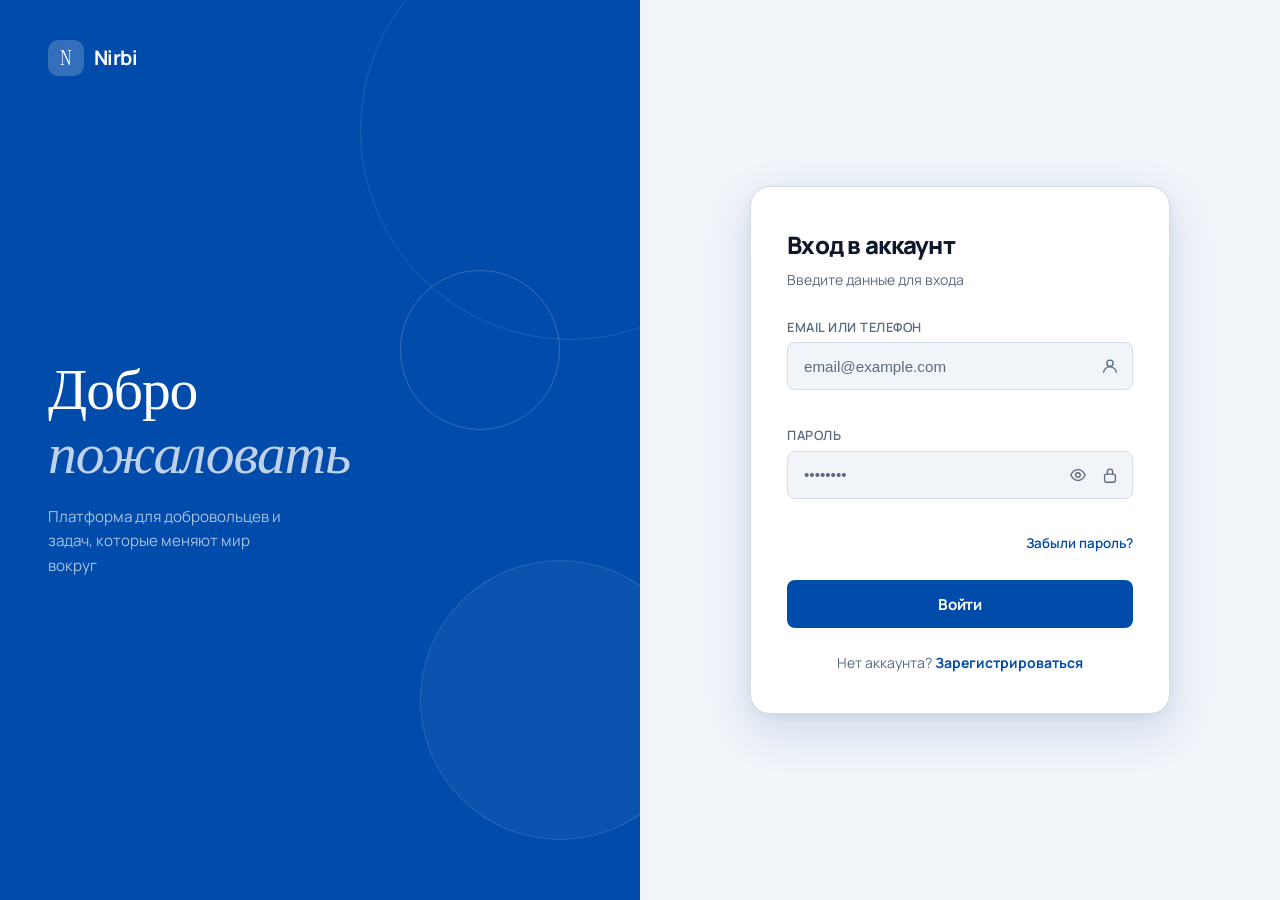
<file: Frontend/index.html>
<!DOCTYPE html>
<html lang="ru">
<head>
  <meta charset="UTF-8" />
  <meta name="viewport" content="width=device-width, initial-scale=1.0" />
  <title>Nirbi</title>
  <link rel="preconnect" href="https://fonts.googleapis.com" />
  <link rel="preconnect" href="https://fonts.gstatic.com" crossorigin />
  <link href="https://fonts.googleapis.com/css2?family=Manrope:wght@300;400;500;600;700;800&family=Instrument+Serif:ital@0;1&display=swap" rel="stylesheet" />
  <link rel="stylesheet" href="css/main.css" />
</head>
<body>
  <!-- Toast container -->
  <div id="toast-container"></div>

  <!-- App shell -->
  <div id="app">

    <!-- Auth layout -->
    <div id="auth-layout" class="auth-layout">
      <div class="auth-left">
        <div class="brand">
          <span class="brand-logo">N</span>
          <span class="brand-name">Nirbi</span>
        </div>
        <div class="auth-hero">
          <h1 class="hero-title">Добро<br /><em>пожаловать</em></h1>
          <p class="hero-sub">Платформа для добровольцев и задач, которые меняют мир вокруг</p>
        </div>
        <div class="auth-decoration">
          <div class="deco-circle deco-1"></div>
          <div class="deco-circle deco-2"></div>
          <div class="deco-circle deco-3"></div>
        </div>
      </div>

      <div class="auth-right">
        <div class="auth-card">

          <!-- Login screen -->
          <div id="screen-login" class="screen active">
            <div class="screen-header">
              <h2 class="screen-title">Вход в аккаунт</h2>
              <p class="screen-sub">Введите данные для входа</p>
            </div>
            <form id="form-login" class="auth-form" novalidate>
              <div class="field-group">
                <label class="field-label" for="login-username">Email или телефон</label>
                <div class="field-wrap">
                  <input class="field-input" id="login-username" type="text"
                    placeholder="email@example.com" autocomplete="username" />
                  <span class="field-icon">
                    <svg viewBox="0 0 20 20" fill="none"><circle cx="10" cy="7" r="3.5" stroke="currentColor" stroke-width="1.5"/><path d="M3 17c0-3.314 3.134-6 7-6s7 2.686 7 6" stroke="currentColor" stroke-width="1.5" stroke-linecap="round"/></svg>
                  </span>
                </div>
                <span class="field-error" id="login-username-error"></span>
              </div>
              <div class="field-group">
                <label class="field-label" for="login-password">Пароль</label>
                <div class="field-wrap">
                  <input class="field-input" id="login-password" type="password"
                    placeholder="••••••••" autocomplete="current-password" />
                  <span class="field-icon">
                    <svg viewBox="0 0 20 20" fill="none"><rect x="4" y="9" width="12" height="9" rx="2" stroke="currentColor" stroke-width="1.5"/><path d="M7 9V6.5a3 3 0 0 1 6 0V9" stroke="currentColor" stroke-width="1.5" stroke-linecap="round"/></svg>
                  </span>
                  <button type="button" class="field-toggle" id="login-pwd-toggle" aria-label="Показать пароль">
                    <svg viewBox="0 0 20 20" fill="none"><path d="M2 10s3-6 8-6 8 6 8 6-3 6-8 6-8-6-8-6z" stroke="currentColor" stroke-width="1.5"/><circle cx="10" cy="10" r="2.5" stroke="currentColor" stroke-width="1.5"/></svg>
                  </button>
                </div>
                <span class="field-error" id="login-password-error"></span>
              </div>
              <div class="form-footer-link">
                <a href="#forgot" class="link">Забыли пароль?</a>
              </div>
              <button type="submit" class="btn-primary" id="btn-login">
                <span class="btn-label">Войти</span>
                <span class="btn-spinner" hidden></span>
              </button>
            </form>
            <p class="switch-text">Нет аккаунта? <a href="#register" class="link">Зарегистрироваться</a></p>
          </div>

          <!-- Register screen -->
          <div id="screen-register" class="screen">
            <div class="screen-header">
              <h2 class="screen-title">Регистрация</h2>
              <p class="screen-sub">Создайте аккаунт за несколько секунд</p>
            </div>
            <form id="form-register" class="auth-form" novalidate>

              <!-- Имя -->
              <div class="field-group">
                <label class="field-label" for="reg-fname">Имя</label>
                <div class="field-wrap">
                  <input class="field-input" id="reg-fname" type="text"
                    placeholder="Иван" autocomplete="given-name" />
                  <span class="field-icon">
                    <svg viewBox="0 0 20 20" fill="none"><circle cx="10" cy="7" r="3.5" stroke="currentColor" stroke-width="1.5"/><path d="M3 17c0-3.314 3.134-6 7-6s7 2.686 7 6" stroke="currentColor" stroke-width="1.5" stroke-linecap="round"/></svg>
                  </span>
                </div>
                <span class="field-error" id="reg-fname-error"></span>
              </div>

              <!-- Отчество -->
              <div class="field-group">
                <label class="field-label" for="reg-sname">Отчество</label>
                <div class="field-wrap">
                  <input class="field-input" id="reg-sname" type="text"
                    placeholder="Иванович" autocomplete="additional-name" />
                  <span class="field-icon">
                    <svg viewBox="0 0 20 20" fill="none"><circle cx="10" cy="7" r="3.5" stroke="currentColor" stroke-width="1.5"/><path d="M3 17c0-3.314 3.134-6 7-6s7 2.686 7 6" stroke="currentColor" stroke-width="1.5" stroke-linecap="round"/></svg>
                  </span>
                </div>
                <span class="field-error" id="reg-sname-error"></span>
              </div>

              <!-- Фамилия -->
              <div class="field-group">
                <label class="field-label" for="reg-lname">Фамилия</label>
                <div class="field-wrap">
                  <input class="field-input" id="reg-lname" type="text"
                    placeholder="Иванов" autocomplete="family-name" />
                  <span class="field-icon">
                    <svg viewBox="0 0 20 20" fill="none"><circle cx="10" cy="7" r="3.5" stroke="currentColor" stroke-width="1.5"/><path d="M3 17c0-3.314 3.134-6 7-6s7 2.686 7 6" stroke="currentColor" stroke-width="1.5" stroke-linecap="round"/></svg>
                  </span>
                </div>
                <span class="field-error" id="reg-lname-error"></span>
              </div>

              <!-- Телефон -->
              <div class="field-group">
                <label class="field-label" for="reg-phone">Телефон</label>
                <div class="field-wrap">
                  <input class="field-input" id="reg-phone" type="tel"
                    placeholder="+7 900 000 00 00" autocomplete="tel" />
                  <span class="field-icon">
                    <svg viewBox="0 0 20 20" fill="none"><path d="M6.5 3h-2A1.5 1.5 0 0 0 3 4.5C3 12.508 7.492 17 15.5 17a1.5 1.5 0 0 0 1.5-1.5v-2a1.5 1.5 0 0 0-1.5-1.5c-.8 0-1.572-.13-2.288-.37a1.5 1.5 0 0 0-1.538.374l-.926.926A11.035 11.035 0 0 1 7.57 9.252l.926-.926A1.5 1.5 0 0 0 8.87 6.788 9.55 9.55 0 0 1 8.5 4.5 1.5 1.5 0 0 0 7 3H6.5z" stroke="currentColor" stroke-width="1.5" stroke-linecap="round" stroke-linejoin="round"/></svg>
                  </span>
                </div>
                <span class="field-error" id="reg-phone-error"></span>
              </div>

              <!-- Email -->
              <div class="field-group">
                <label class="field-label" for="reg-email">Email</label>
                <div class="field-wrap">
                  <input class="field-input" id="reg-email" type="email"
                    placeholder="you@example.com" autocomplete="email" />
                  <span class="field-icon">
                    <svg viewBox="0 0 20 20" fill="none"><rect x="2" y="5" width="16" height="11" rx="2" stroke="currentColor" stroke-width="1.5"/><path d="M2 7l8 5 8-5" stroke="currentColor" stroke-width="1.5" stroke-linecap="round"/></svg>
                  </span>
                </div>
                <span class="field-error" id="reg-email-error"></span>
              </div>

              <!-- Пароль -->
              <div class="field-group">
                <label class="field-label" for="reg-password">Пароль</label>
                <div class="field-wrap">
                  <input class="field-input" id="reg-password" type="password"
                    placeholder="••••••••" autocomplete="new-password" />
                  <span class="field-icon">
                    <svg viewBox="0 0 20 20" fill="none"><rect x="4" y="9" width="12" height="9" rx="2" stroke="currentColor" stroke-width="1.5"/><path d="M7 9V6.5a3 3 0 0 1 6 0V9" stroke="currentColor" stroke-width="1.5" stroke-linecap="round"/></svg>
                  </span>
                  <button type="button" class="field-toggle" id="reg-pwd-toggle" aria-label="Показать пароль">
                    <svg viewBox="0 0 20 20" fill="none"><path d="M2 10s3-6 8-6 8 6 8 6-3 6-8 6-8-6-8-6z" stroke="currentColor" stroke-width="1.5"/><circle cx="10" cy="10" r="2.5" stroke="currentColor" stroke-width="1.5"/></svg>
                  </button>
                </div>
                <span class="field-error" id="reg-password-error"></span>
              </div>

              <!-- Повторите пароль -->
              <div class="field-group">
                <label class="field-label" for="reg-password2">Повторите пароль</label>
                <div class="field-wrap">
                  <input class="field-input" id="reg-password2" type="password"
                    placeholder="••••••••" autocomplete="new-password" />
                  <span class="field-icon">
                    <svg viewBox="0 0 20 20" fill="none"><rect x="4" y="9" width="12" height="9" rx="2" stroke="currentColor" stroke-width="1.5"/><path d="M7 9V6.5a3 3 0 0 1 6 0V9" stroke="currentColor" stroke-width="1.5" stroke-linecap="round"/></svg>
                  </span>
                  <button type="button" class="field-toggle" id="reg-pwd2-toggle" aria-label="Показать пароль">
                    <svg viewBox="0 0 20 20" fill="none"><path d="M2 10s3-6 8-6 8 6 8 6-3 6-8 6-8-6-8-6z" stroke="currentColor" stroke-width="1.5"/><circle cx="10" cy="10" r="2.5" stroke="currentColor" stroke-width="1.5"/></svg>
                  </button>
                </div>
                <span class="field-error" id="reg-password2-error"></span>
              </div>

              <button type="submit" class="btn-primary" id="btn-register">
                <span class="btn-label">Создать аккаунт</span>
                <span class="btn-spinner" hidden></span>
              </button>
            </form>
            <p class="switch-text">Уже есть аккаунт? <a href="#login" class="link">Войти</a></p>
          </div>

          <!-- Forgot password screen -->
          <div id="screen-forgot" class="screen">
            <div class="screen-header">
              <button class="back-btn" id="btn-back-forgot" aria-label="Назад">
                <svg viewBox="0 0 20 20" fill="none"><path d="M12 5l-5 5 5 5" stroke="currentColor" stroke-width="1.5" stroke-linecap="round" stroke-linejoin="round"/></svg>
              </button>
              <h2 class="screen-title">Восстановление пароля</h2>
              <p class="screen-sub">Укажите email — мы пришлём ссылку для сброса пароля</p>
            </div>
            <form id="form-forgot" class="auth-form" novalidate>
              <div class="field-group">
                <label class="field-label" for="forgot-email">Email</label>
                <div class="field-wrap">
                  <input class="field-input" id="forgot-email" type="email"
                    placeholder="you@example.com" autocomplete="email" />
                  <span class="field-icon">
                    <svg viewBox="0 0 20 20" fill="none"><rect x="2" y="5" width="16" height="11" rx="2" stroke="currentColor" stroke-width="1.5"/><path d="M2 7l8 5 8-5" stroke="currentColor" stroke-width="1.5" stroke-linecap="round"/></svg>
                  </span>
                </div>
                <span class="field-error" id="forgot-email-error"></span>
              </div>
              <button type="submit" class="btn-primary" id="btn-forgot">
                <span class="btn-label">Восстановить пароль</span>
                <span class="btn-spinner" hidden></span>
              </button>
            </form>

            <!-- Success state -->
            <div id="forgot-success" class="success-state" hidden>
              <div class="success-icon">
                <svg viewBox="0 0 48 48" fill="none"><circle cx="24" cy="24" r="22" stroke="var(--success)" stroke-width="2"/><path d="M14 24l7 7 13-14" stroke="var(--success)" stroke-width="2.5" stroke-linecap="round" stroke-linejoin="round"/></svg>
              </div>
              <p class="success-title">Письмо отправлено!</p>
              <p class="success-text">Проверьте почту и перейдите по ссылке для сброса пароля.</p>
              <a href="#login" class="link" style="margin-top:1rem;display:inline-block">Вернуться ко входу</a>
            </div>

            <p class="switch-text" id="forgot-switch">Вспомнили пароль? <a href="#login" class="link">Войти</a></p>
          </div>

        </div>
      </div>
    </div>

  </div>

  <script type="module" src="js/app.js"></script>
</body>
</html>
</file>
<file: Frontend/css/main.css>
/* ── Variables ──────────────────────────────────────────────────────────── */
:root {
  --primary:        #014BAA;
  --primary-hover:  #013d8c;
  --primary-light:  #e8f0fc;
  --bg:             #FFFFFF;
  --surface:        #F1F4F9;
  --border:         #D4DCE8;
  --text:           #0F172A;
  --text-sec:       #5A6B80;
  --error:          #DC2626;
  --error-light:    #fef2f2;
  --success:        #059669;
  --success-light:  #ecfdf5;
  --warning:        #D97706;

  --radius:     14px;
  --radius-sm:  8px;
  --shadow:     0 4px 24px rgba(1,75,170,0.08), 0 1px 4px rgba(0,0,0,0.04);
  --shadow-lg:  0 16px 48px rgba(1,75,170,0.14), 0 4px 12px rgba(0,0,0,0.06);
  --transition: 0.2s cubic-bezier(0.4,0,0.2,1);

  /* Sidebar width tokens — used in JS-free layout math */
  --sidebar-w:       220px;
  --sidebar-w-slim:   64px;
}

/* ── Reset ──────────────────────────────────────────────────────────────── */
*, *::before, *::after { box-sizing: border-box; margin: 0; padding: 0; }

/* Prevent horizontal scroll globally — this is the root fix for the sidebar issue */
html {
  font-size: 16px;
  -webkit-text-size-adjust: 100%;
  overflow-x: hidden;
}
body {
  font-family: 'Manrope', sans-serif;
  background: var(--bg);
  color: var(--text);
  line-height: 1.5;
  min-height: 100vh;
  overflow-x: hidden; /* belt-and-suspenders for horizontal scroll bug */
}
a { color: var(--primary); text-decoration: none; }
a:hover { text-decoration: underline; }
button { cursor: pointer; border: none; background: none; font-family: inherit; }
input, button, textarea, select { font-size: 1rem; }

/* ── Auth Layout ────────────────────────────────────────────────────────── */
.auth-layout {
  display: grid;
  grid-template-columns: 1fr 1fr;
  min-height: 100vh;
}

/* Left panel */
.auth-left {
  background: var(--primary);
  position: relative;
  display: flex;
  flex-direction: column;
  padding: 2.5rem 3rem;
  overflow: hidden;
}
.auth-left .brand { display: flex; align-items: center; gap: .6rem; z-index: 1; position: relative; }
.brand-logo {
  width: 36px; height: 36px;
  background: rgba(255,255,255,0.2);
  border-radius: 10px;
  display: grid; place-items: center;
  font-family: 'Instrument Serif', serif;
  font-size: 1.4rem; color: #fff;
  backdrop-filter: blur(8px);
  flex-shrink: 0;
}
.brand-name { font-size: 1.25rem; font-weight: 700; color: #fff; letter-spacing: -.02em; }

.auth-hero {
  margin-top: auto;
  margin-bottom: auto;
  position: relative;
  z-index: 1;
}
.hero-title {
  font-family: 'Instrument Serif', serif;
  font-size: clamp(2.4rem, 4.5vw, 4.2rem);
  font-weight: 400;
  color: #fff;
  line-height: 1.1;
  letter-spacing: -.02em;
}
.hero-title em { font-style: italic; opacity: .75; }
.hero-sub {
  margin-top: 1.25rem;
  font-size: .95rem;
  color: rgba(255,255,255,.65);
  max-width: 28ch;
  line-height: 1.6;
  font-weight: 400;
}

/* Decoration circles */
.auth-decoration { position: absolute; inset: 0; pointer-events: none; }
.deco-circle {
  position: absolute;
  border-radius: 50%;
  border: 1.5px solid rgba(255,255,255,.12);
}
.deco-1 { width: 420px; height: 420px; right: -140px; top: -80px; }
.deco-2 { width: 280px; height: 280px; right: -60px; bottom: 60px; background: rgba(255,255,255,.04); }
.deco-3 { width: 160px; height: 160px; right: 80px; top: 30%; border-color: rgba(255,255,255,.2); }

/* Right panel */
.auth-right {
  display: flex;
  align-items: center;
  justify-content: center;
  padding: 2rem;
  background: var(--surface);
  overflow-y: auto;
}
.auth-card {
  width: 100%;
  max-width: 420px;
  background: var(--bg);
  border-radius: 20px;
  box-shadow: var(--shadow-lg);
  padding: 2.5rem 2.25rem;
  border: 1px solid var(--border);
}

/* ── Screens ────────────────────────────────────────────────────────────── */
.screen { display: none; }
.screen.active { display: block; animation: fadeSlide .25s ease; }

@keyframes fadeSlide {
  from { opacity: 0; transform: translateY(6px); }
  to   { opacity: 1; transform: translateY(0); }
}

.screen-header { margin-bottom: 1.75rem; position: relative; }
.screen-title {
  font-size: 1.5rem;
  font-weight: 800;
  color: var(--text);
  letter-spacing: -.03em;
}
.screen-sub {
  margin-top: .35rem;
  font-size: .875rem;
  color: var(--text-sec);
}

.back-btn {
  display: flex; align-items: center; justify-content: center;
  width: 32px; height: 32px;
  border-radius: 50%;
  background: var(--surface);
  color: var(--text);
  margin-bottom: .75rem;
  transition: background var(--transition);
}
.back-btn:hover { background: var(--border); }
.back-btn svg { width: 18px; height: 18px; }

/* ── Form ───────────────────────────────────────────────────────────────── */
.auth-form { display: flex; flex-direction: column; gap: 1.1rem; }

.field-group { display: flex; flex-direction: column; gap: .35rem; }
.field-label {
  font-size: .8rem;
  font-weight: 600;
  color: var(--text-sec);
  letter-spacing: .04em;
  text-transform: uppercase;
}
.field-wrap { position: relative; }
.field-input {
  width: 100%;
  height: 48px;
  padding: 0 2.75rem 0 1rem;
  border: 1.5px solid var(--border);
  border-radius: var(--radius-sm);
  background: var(--surface);
  color: var(--text);
  font-size: .95rem;
  font-weight: 500;
  outline: none;
  transition: border-color var(--transition), box-shadow var(--transition), background var(--transition);
}
.field-input::placeholder { color: var(--text-sec); font-weight: 400; }
.field-input:focus {
  border-color: var(--primary);
  background: var(--bg);
  box-shadow: 0 0 0 3px rgba(1,75,170,.1);
}
.field-input.error {
  border-color: var(--error);
  box-shadow: 0 0 0 3px rgba(220,38,38,.08);
}
.field-icon {
  position: absolute; right: .9rem; top: 50%; transform: translateY(-50%);
  color: var(--text-sec);
  display: flex; pointer-events: none;
}
.field-icon svg { width: 18px; height: 18px; }

[hidden] { display: none !important; }

/* password field */
.field-input[type="password"] { padding-right: 5.25rem; }
.field-toggle {
  position: absolute; right: 2.6rem; top: 50%; transform: translateY(-50%);
  color: var(--text-sec);
  display: flex; padding: 4px;
  border-radius: 4px;
  transition: color var(--transition);
}
.field-toggle:hover { color: var(--primary); }
.field-toggle svg { width: 18px; height: 18px; }

.field-error {
  font-size: .78rem;
  color: var(--error);
  font-weight: 500;
  min-height: 1em;
}

.form-footer-link { text-align: right; margin-top: -.25rem; }
.form-footer-link .link { font-size: .84rem; font-weight: 600; }

/* ── Buttons ────────────────────────────────────────────────────────────── */
.btn-primary {
  display: flex; align-items: center; justify-content: center; gap: .5rem;
  width: 100%;
  height: 48px;
  background: var(--primary);
  color: #fff;
  border-radius: var(--radius-sm);
  font-size: .95rem;
  font-weight: 700;
  letter-spacing: -.01em;
  margin-top: .5rem;
  transition: background var(--transition), box-shadow var(--transition), transform var(--transition);
  position: relative;
  overflow: hidden;
}
.btn-primary:hover {
  background: var(--primary-hover);
  box-shadow: 0 4px 16px rgba(1,75,170,.3);
  transform: translateY(-1px);
}
.btn-primary:active { transform: translateY(0); box-shadow: none; }
.btn-primary:disabled { opacity: .6; cursor: not-allowed; transform: none; }

/* Spinner */
.btn-spinner {
  width: 18px; height: 18px;
  border: 2.5px solid rgba(255,255,255,.35);
  border-top-color: #fff;
  border-radius: 50%;
  animation: spin .7s linear infinite;
}
@keyframes spin { to { transform: rotate(360deg); } }

.switch-text {
  margin-top: 1.5rem;
  text-align: center;
  font-size: .875rem;
  color: var(--text-sec);
}
.switch-text .link { font-weight: 700; }

/* ── Success state ──────────────────────────────────────────────────────── */
.success-state {
  display: flex; flex-direction: column; align-items: center;
  text-align: center; padding: 1.5rem 0;
  animation: fadeSlide .3s ease;
}
.success-icon svg { width: 56px; height: 56px; }
.success-title { font-size: 1.1rem; font-weight: 700; margin-top: 1rem; }
.success-text { font-size: .875rem; color: var(--text-sec); margin-top: .4rem; max-width: 30ch; }

/* ── Toast notifications ────────────────────────────────────────────────── */
#toast-container {
  position: fixed;
  top: 1.25rem; right: 1.25rem;
  z-index: 9999;
  display: flex;
  flex-direction: column;
  gap: .6rem;
  pointer-events: none;
  max-width: calc(100vw - 2.5rem);
}
.toast {
  pointer-events: all;
  display: flex; align-items: flex-start; gap: .75rem;
  padding: .9rem 1.1rem;
  background: var(--bg);
  border: 1.5px solid var(--border);
  border-radius: var(--radius);
  box-shadow: var(--shadow-lg);
  max-width: 340px;
  min-width: 260px;
  animation: toastIn .3s cubic-bezier(0.34,1.56,0.64,1);
  position: relative;
  overflow: hidden;
  word-break: break-word;
}
.toast::before {
  content: '';
  position: absolute; left: 0; top: 0; bottom: 0;
  width: 4px;
  border-radius: 4px 0 0 4px;
}
.toast.toast-error::before  { background: var(--error); }
.toast.toast-success::before { background: var(--success); }
.toast.toast-info::before   { background: var(--primary); }
.toast.toast-warning::before { background: var(--warning); }

.toast-icon { flex-shrink: 0; margin-top: 1px; }
.toast-icon svg { width: 20px; height: 20px; }
.toast.toast-error .toast-icon   { color: var(--error); }
.toast.toast-success .toast-icon { color: var(--success); }
.toast.toast-info .toast-icon    { color: var(--primary); }
.toast.toast-warning .toast-icon { color: var(--warning); }

.toast-body { flex: 1; min-width: 0; }
.toast-title { font-size: .875rem; font-weight: 700; }
.toast-msg   { font-size: .8rem; color: var(--text-sec); margin-top: .15rem; line-height: 1.4; }

.toast-close {
  flex-shrink: 0; margin-top: -2px;
  width: 24px; height: 24px;
  display: grid; place-items: center;
  border-radius: 6px;
  color: var(--text-sec);
  transition: background var(--transition);
}
.toast-close:hover { background: var(--surface); }
.toast-close svg { width: 14px; height: 14px; }

.toast.toast-out { animation: toastOut .25s ease forwards; }

@keyframes toastIn {
  from { opacity: 0; transform: translateX(20px) scale(.96); }
  to   { opacity: 1; transform: translateX(0) scale(1); }
}
@keyframes toastOut {
  from { opacity: 1; transform: translateX(0) scale(1); }
  to   { opacity: 0; transform: translateX(20px) scale(.96); }
}

/* ── Link ───────────────────────────────────────────────────────────────── */
.link {
  color: var(--primary);
  font-weight: 600;
  text-decoration: none;
  transition: color var(--transition);
}
.link:hover { color: var(--primary-hover); text-decoration: underline; }

/* ── Responsive: Auth ───────────────────────────────────────────────────── */
@media (max-width: 768px) {
  .auth-layout { grid-template-columns: 1fr; }
  .auth-left { display: none; }
  .auth-right {
    padding: 1.5rem 1rem;
    background: var(--bg);
    min-height: 100vh;
    align-items: flex-start;
    padding-top: 3rem;
  }
  .auth-card { box-shadow: none; border: none; padding: 1.5rem 0; max-width: 100%; }
  #toast-container { top: auto; bottom: 1rem; right: .75rem; left: .75rem; max-width: 100%; }
  .toast { max-width: 100%; min-width: 0; }
}
</file>
